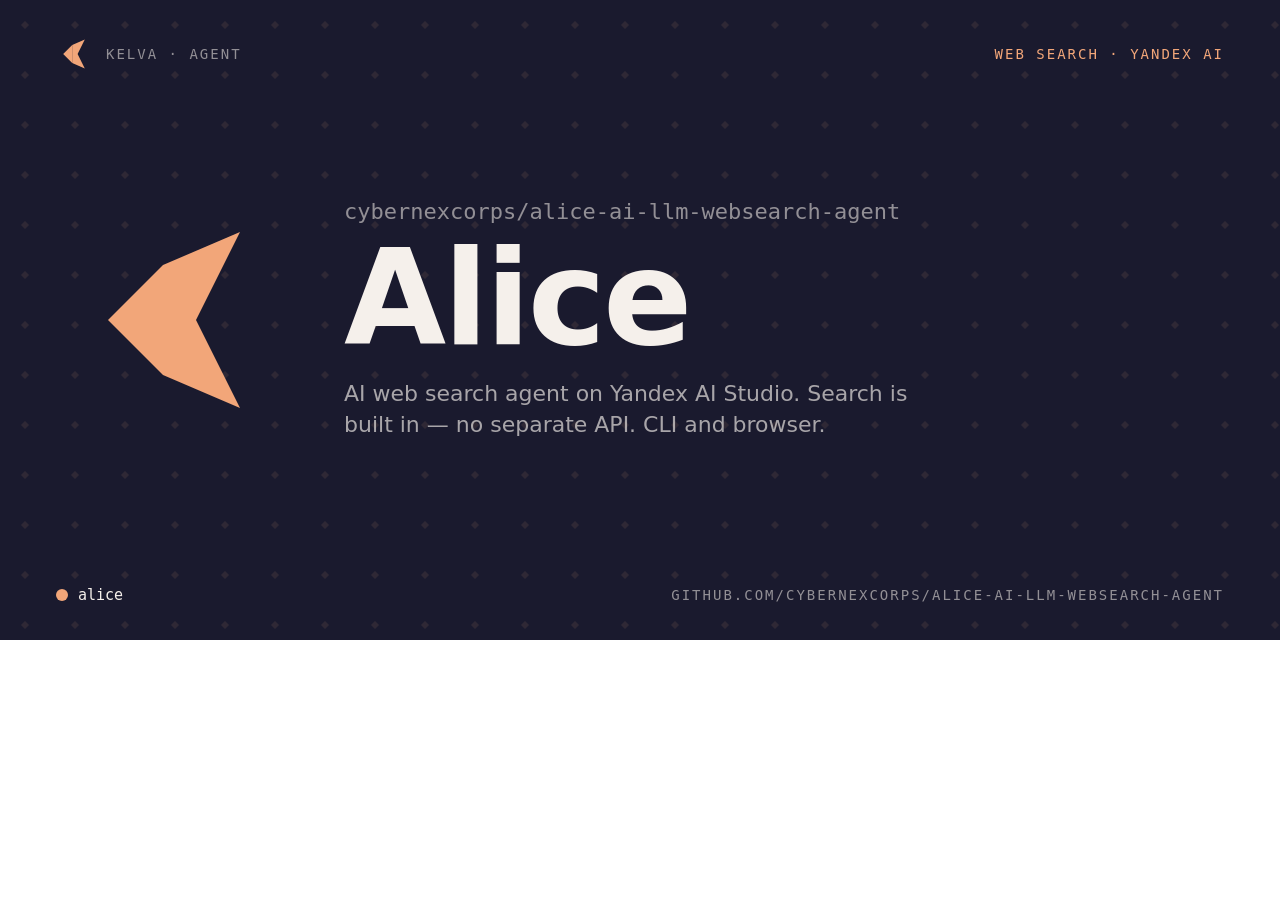
<file: assets/social-preview.html>
<!DOCTYPE html>
<html lang="en">
<head>
<meta charset="UTF-8" />
<style>
  /* Kelva self-hosted fonts — absolute file:// paths so Chrome headless loads them at render time.
     The brand design files (github-social-app.jsx, lockups-app.jsx) render in LINE Seed JP. */
  @font-face {
    font-family: 'LINE Seed JP';
    font-weight: 400; font-style: normal; font-display: block;
    src: url('file:///D:/Downloads/SynologyDrive/kelvatech/SharedWorkspace/assets/fonts/lineseed/lineseedjp-400-latin.woff2') format('woff2');
  }
  @font-face {
    font-family: 'LINE Seed JP';
    font-weight: 700; font-style: normal; font-display: block;
    src: url('file:///D:/Downloads/SynologyDrive/kelvatech/SharedWorkspace/assets/fonts/lineseed/lineseedjp-700-latin.woff2') format('woff2');
  }
  @font-face {
    font-family: 'JetBrains Mono';
    font-weight: 400; font-style: normal; font-display: block;
    src: url('file:///D:/Downloads/SynologyDrive/kelvatech/SharedWorkspace/assets/fonts/lineseed/jetbrainsmono-400-latin-fs.woff2') format('woff2');
  }
  @font-face {
    font-family: 'JetBrains Mono';
    font-weight: 500; font-style: normal; font-display: block;
    src: url('file:///D:/Downloads/SynologyDrive/kelvatech/SharedWorkspace/assets/fonts/lineseed/jetbrainsmono-500-latin-fs.woff2') format('woff2');
  }

  * { margin: 0; padding: 0; box-sizing: border-box; }

  :root {
    /* brand-spec.json tokens */
    --charcoal: #1A1A2E;
    --cream: #F5F0EB;
    /* Alice's agent hue — Peach, per the Kelva Agent Sub-Brand System */
    --agent: #F2A679;
    --label-dark: rgba(245,240,235,0.55);
  }

  html, body { width: 1280px; height: 640px; }

  body {
    font-family: 'LINE Seed JP', 'Inter', ui-sans-serif, system-ui, sans-serif;
  }

  /* ── CardAgent · charcoal surface, agent-color accent (github-social-app.jsx) ── */
  .card {
    width: 1280px; height: 640px; position: relative; overflow: hidden;
    background: var(--charcoal);
  }

  /* Rhombus dot pattern — agent color, opacity 0.10, 50px density (PatternBg) */
  .pattern { position: absolute; inset: 0; pointer-events: none; }

  .mono {
    font-family: 'JetBrains Mono', ui-monospace, Menlo, monospace;
  }
  .mono-label {
    font-family: 'JetBrains Mono', ui-monospace, Menlo, monospace;
    font-size: 14px; letter-spacing: 2px; text-transform: uppercase;
  }

  /* top bar */
  .top {
    position: absolute; top: 0; left: 0; right: 0;
    padding: 36px 56px; display: flex;
    justify-content: space-between; align-items: center; z-index: 2;
  }
  .top-left { display: flex; align-items: center; gap: 14px; }
  .role { color: var(--agent); }

  /* body */
  .body {
    position: absolute; inset: 120px 56px 120px 64px;
    display: flex; align-items: center; gap: 60px; z-index: 2;
  }
  .col { flex: 1; min-width: 0; }
  .repo-path { font-family: 'JetBrains Mono', ui-monospace, Menlo, monospace;
    font-size: 22px; color: var(--label-dark); }
  .title {
    font-size: 132px; font-weight: 700; letter-spacing: -3px;
    line-height: 0.95; color: var(--cream); margin: 12px 0 0;
  }
  .desc {
    font-size: 22px; color: rgba(245,240,235,0.65);
    margin-top: 18px; max-width: 600px; line-height: 1.4; font-weight: 400;
  }

  /* footer */
  .footer {
    position: absolute; bottom: 0; left: 0; right: 0;
    padding: 36px 56px; display: flex;
    justify-content: space-between; align-items: center; z-index: 2;
  }
  .footer-left { display: flex; align-items: center; gap: 10px; }
  .dot { width: 12px; height: 12px; border-radius: 999px; background: var(--agent); display: inline-block; }
  .footer-name { font-family: 'JetBrains Mono', ui-monospace, Menlo, monospace;
    font-size: 15px; color: var(--cream); }
</style>
</head>
<body>
  <div class="card">
    <!-- Rhombus dot pattern -->
    <svg class="pattern" viewBox="0 0 1280 640" width="100%" height="100%" preserveAspectRatio="none">
      <defs>
        <pattern id="rhombus" width="50" height="50" patternUnits="userSpaceOnUse">
          <path d="M 25 21 L 29 25 L 25 29 L 21 25 Z" fill="#F2A679" opacity="0.10" />
        </pattern>
      </defs>
      <rect width="1280" height="640" fill="url(#rhombus)" />
    </svg>

    <!-- top bar -->
    <div class="top">
      <div class="top-left">
        <!-- KMark · offset-rhombus, agent fill -->
        <svg viewBox="0 0 100 100" width="36" height="36" style="display:block">
          <path d="M 20 50 L 45 25 L 45 75 Z" fill="#F2A679" />
          <path d="M 45 25 L 80 10 L 60 50 L 80 90 L 45 75 Z" fill="#F2A679" />
        </svg>
        <span class="mono-label" style="color:var(--label-dark)">kelva &middot; agent</span>
      </div>
      <span class="mono-label role">Web search &middot; Yandex AI</span>
    </div>

    <!-- body -->
    <div class="body">
      <svg viewBox="0 0 100 100" width="220" height="220" style="display:block;flex-shrink:0">
        <path d="M 20 50 L 45 25 L 45 75 Z" fill="#F2A679" />
        <path d="M 45 25 L 80 10 L 60 50 L 80 90 L 45 75 Z" fill="#F2A679" />
      </svg>
      <div class="col">
        <div class="repo-path">cybernexcorps/alice-ai-llm-websearch-agent</div>
        <h1 class="title">Alice</h1>
        <div class="desc">AI web search agent on Yandex AI Studio. Search is built in &mdash; no separate API. CLI and browser.</div>
      </div>
    </div>

    <!-- footer -->
    <div class="footer">
      <div class="footer-left">
        <span class="dot"></span>
        <span class="footer-name">alice</span>
      </div>
      <span class="mono-label" style="color:var(--label-dark)">github.com/cybernexcorps/alice-ai-llm-websearch-agent</span>
    </div>
  </div>
</body>
</html>
</file>
